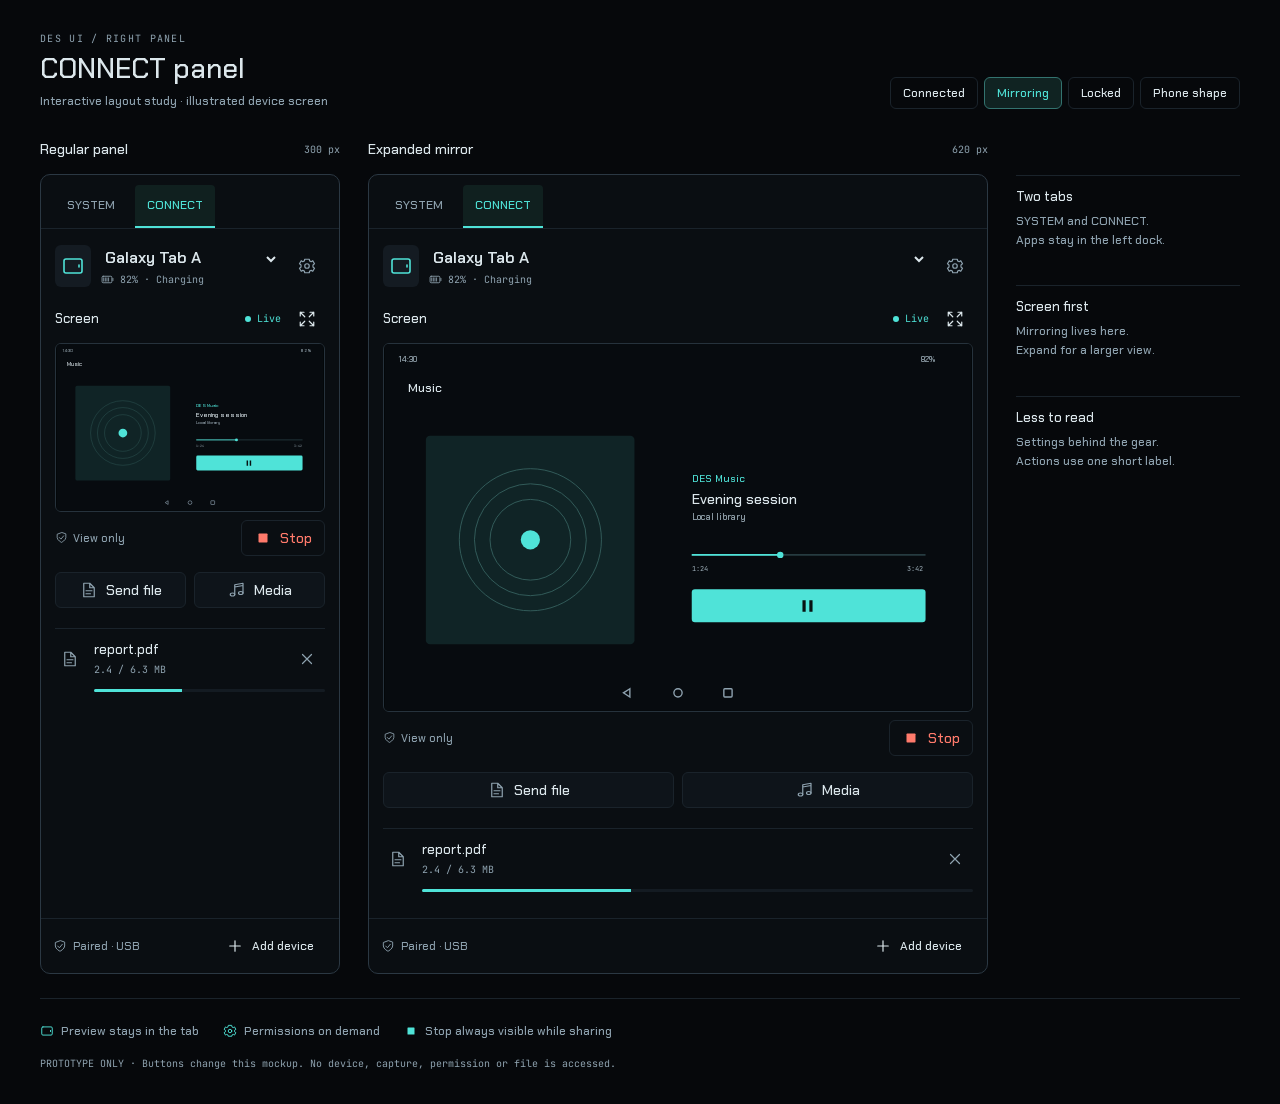
<file: docs/prototypes/connect-panel/index.html>
<!doctype html>
<html lang="en">
<head>
<meta charset="utf-8">
<meta name="viewport" content="width=device-width, initial-scale=1">
<title>DES UI — CONNECT layout study</title>
<style>
@font-face{font-family:Chakra;src:url('../../../shell/assets/fonts/ChakraPetch-Medium.ttf')}@font-face{font-family:Chakra;src:url('../../../shell/assets/fonts/ChakraPetch-SemiBold.ttf');font-weight:600}@font-face{font-family:JetBrains;src:url('../../../shell/assets/fonts/JetBrainsMono.ttf')}
/* Proposal only. Palette/type/radii follow DESIGN.md, ui.rs and themes/signal.json. */
:root{color-scheme:dark;--ground:#06080b;--panel:#0a0e12;--track:#141b22;--line:#1a232b;--ink:#dce7ec;--muted:#8fa3b0;--accent:#4fe3d8;--danger:#ff7a6b;--control:36px;--radius:6px}
*{box-sizing:border-box}body{margin:0;background:var(--ground);color:var(--ink);font:14px Chakra,sans-serif}button,select,input{font:inherit}button,select{cursor:pointer}button{border:1px solid var(--line);background:transparent;color:var(--ink);border-radius:var(--radius);min-height:var(--control);padding:0 12px;display:inline-flex;align-items:center;justify-content:center;gap:8px}button:hover{background:var(--track);border-color:#43525e}button:active{background:#202b34}button:focus-visible,select:focus-visible,input:focus-visible{outline:2px solid var(--accent);outline-offset:3px}button:disabled{opacity:.4;cursor:not-allowed}button:disabled:hover{background:transparent;border-color:var(--line)}.icon{width:18px;height:18px;stroke:currentColor;fill:none;stroke-width:1.6;stroke-linecap:round;stroke-linejoin:round;flex:none}.icon-button{padding:0;width:36px;min-width:36px}.muted{color:var(--muted)}.mono{font-family:JetBrains,monospace}.primary{background:var(--accent);border-color:var(--accent);color:var(--ground);font-weight:600}.primary:hover{background:#7beae2;border-color:#7beae2}.ghost{border-color:transparent}.stop{color:var(--danger)}.dot{width:6px;height:6px;border-radius:50%;background:var(--accent);display:inline-block;flex:none}.badge{display:inline-flex;align-items:center;gap:6px;color:var(--accent);font:10px JetBrains,monospace}
*{scrollbar-color:#43525e var(--panel);scrollbar-width:thin}::-webkit-scrollbar{width:7px;height:7px}::-webkit-scrollbar-track{background:var(--panel)}::-webkit-scrollbar-thumb{background:#43525e;border:2px solid var(--panel);border-radius:6px}::-webkit-scrollbar-thumb:hover{background:var(--muted)}
.page{max-width:1336px;margin:auto;padding:32px 40px 24px}.board-header{display:flex;justify-content:space-between;align-items:flex-end;gap:24px;margin-bottom:28px}.eyebrow{font:10px JetBrains,monospace;letter-spacing:.13em;color:var(--muted);margin:0 0 9px}h1{font-weight:500;font-size:28px;line-height:1.1;margin:0 0 8px}.board-note{font-size:12px;color:var(--muted);margin:0}.demo-controls{display:flex;gap:6px;flex-wrap:wrap}.demo-controls button{min-height:32px;font-size:12px}.demo-controls button[aria-pressed=true]{color:var(--accent);border-color:#33736f;background:#102322}.compare{display:grid;grid-template-columns:300px minmax(400px,620px) minmax(120px,1fr);gap:28px;align-items:start}.study{min-width:0}.study-caption{display:flex;align-items:center;justify-content:space-between;margin:0 0 12px;min-height:25px;font-size:14px}.size{font:10px JetBrains,monospace;color:var(--muted)}.panel{height:800px;background:var(--panel);border:1px solid #2b3843;border-radius:10px;display:flex;flex-direction:column;overflow:hidden}.tabs{display:flex;gap:8px;padding:10px 14px 0;min-height:54px;border-bottom:1px solid var(--line)}.tabs button{border:0;border-radius:4px 4px 0 0;padding:0 12px;min-height:42px;font-size:12px;color:var(--muted);border-bottom:2px solid transparent}.tabs button[aria-selected=true]{color:var(--accent);border-bottom-color:var(--accent);background:#10201f}.body{padding:16px 14px;overflow:auto;min-height:0;flex:1}.device{display:flex;gap:10px;align-items:center;margin-bottom:14px}.device-glyph{width:36px;height:42px;background:var(--track);display:grid;place-items:center;border-radius:6px;color:var(--accent)}.device-glyph .icon{width:24px;height:24px}.device-name{min-width:0;flex:1}.device-name select{width:100%;background:transparent;color:var(--ink);border:0;padding:0 0 4px;min-height:28px;font-size:16px;font-weight:600}.device-name option{background:var(--panel);font-size:14px}.device-meta{display:flex;gap:6px;align-items:center;font:10px JetBrains,monospace;color:var(--muted)}.device-meta .icon{width:13px;height:13px}.device .icon-button{color:var(--muted)}.section-top{display:flex;align-items:center;justify-content:space-between;min-height:30px;margin-bottom:6px}.section-top h2{font-size:13px;font-weight:500;margin:0}.section-top .icon-button{min-height:36px;height:36px;width:36px;min-width:36px}.section-top-right{display:flex;gap:8px;align-items:center}.screen{aspect-ratio:16/10;background:#030506;border:1px solid #26323c;border-radius:6px;overflow:hidden;display:grid;place-items:center;position:relative}.screen svg.tablet-screen{display:block;width:100%;height:100%}.screen.phone{aspect-ratio:9/16;height:360px;width:min(100%,202.5px);margin-inline:auto}.screen.phone svg.tablet-screen{width:100%;height:100%}.screen-overlay{position:absolute;inset:0;display:flex;flex-direction:column;justify-content:center;align-items:center;gap:12px;color:var(--muted);background:var(--ground)}.screen-overlay .icon{width:30px;height:30px}.screen-overlay span{font-size:13px}.mirror-toolbar{display:flex;align-items:center;justify-content:space-between;gap:8px;margin-top:8px}.view-mode{display:flex;align-items:center;gap:5px;color:var(--muted);font-size:11px}.view-mode .icon{width:13px;height:13px}.mirror-toolbar button{min-height:var(--control)}.quick-actions{display:grid;grid-template-columns:1fr 1fr;gap:8px;margin-top:16px}.quick-actions button{height:36px;gap:8px;background:#0e141a}.quick-actions button:hover{background:var(--track)}.quick-actions .icon{color:var(--muted)}.transfer{margin-top:20px;border-top:1px solid var(--line);padding-top:12px}.small-heading{margin:0 0 12px;color:var(--muted);font-size:12px}.transfer-row{display:flex;align-items:center;gap:9px}.file-glyph{height:32px;width:30px;display:grid;place-items:center;color:var(--muted)}.file-info{min-width:0;flex:1}.file-name{font-size:13px;overflow:hidden;text-overflow:ellipsis;white-space:nowrap}.file-status{color:var(--muted);font:10px JetBrains,monospace;margin-top:5px}.transfer-row .icon-button{min-height:36px;width:36px;min-width:36px;color:var(--muted)}.progress{height:3px;background:var(--track);margin:12px 0 0 39px;border-radius:3px;overflow:hidden}.progress span{display:block;width:38%;height:100%;background:var(--accent)}.footer{display:flex;align-items:center;justify-content:space-between;padding:9px 12px;border-top:1px solid var(--line);min-height:54px}.footer .paired{font-size:11px;color:var(--muted);display:flex;align-items:center;gap:6px}.footer .paired .icon{width:14px;height:14px}.footer button{min-height:var(--control);font-size:12px}.idle-mirror{height:178px;border:1px dashed #30404d;border-radius:6px;display:flex;flex-direction:column;gap:15px;align-items:center;justify-content:center}.idle-mirror>.icon{color:var(--muted);width:34px;height:34px}.idle-mirror button{min-width:172px}.local-notice{font-size:11px;color:var(--accent);margin:14px 0 0;min-height:16px}.notes{padding-top:38px;display:flex;flex-direction:column;gap:35px}.note{border-top:1px solid var(--line);padding-top:12px}.note strong{display:block;font-size:13px;font-weight:500;margin-bottom:7px}.note p{font-size:12px;color:var(--muted);line-height:1.6;margin:0}.keyline{display:flex;flex-wrap:wrap;gap:12px 24px;padding-top:24px;margin-top:24px;border-top:1px solid var(--line);font-size:12px;color:var(--muted)}.keyline span{display:flex;align-items:center;gap:7px}.keyline .icon{width:14px;height:14px;color:var(--accent)}.preview-warning{font:10px JetBrains,monospace;color:var(--muted);margin-top:18px}.back-compare{display:none}.compare.focus-mode{display:flex;justify-content:center}.compare.focus-mode .study{display:none}.compare.focus-mode .study.focused{display:block;width:min(720px,100%)}.compare.focus-mode .notes{display:none}.compare.focus-mode .panel{height:820px}.back-compare.visible{display:inline-flex}.system-demo{padding:12px 0}.system-demo h2{font-size:16px}.system-demo label{display:flex;align-items:center;justify-content:space-between;margin:22px 0;gap:12px}.system-demo input[type=range]{width:65%;accent-color:var(--accent)}
dialog{background:var(--panel);color:var(--ink);border:1px solid #364650;border-radius:10px;padding:22px;width:min(350px,calc(100vw - 32px))}dialog::backdrop{background:#020405a6}dialog h2{font-size:18px;font-weight:500;margin:0 0 18px}dialog label{display:flex;align-items:center;justify-content:space-between;margin:18px 0;font-size:14px}dialog input{accent-color:var(--accent);height:18px;width:18px}dialog .dialog-actions{display:flex;justify-content:flex-end;gap:8px;margin-top:25px}dialog .caption{font-size:11px;color:var(--muted)}
@media(max-width:1200px){.compare{grid-template-columns:300px minmax(360px,1fr)}.notes{grid-column:1/-1;flex-direction:row;padding:0;gap:24px}.note{flex:1}.page{padding:24px}}@media(max-width:760px){.board-header{align-items:flex-start;flex-direction:column}.compare{display:flex;flex-direction:column;align-items:center}.study{width:min(100%,560px)}.panel{height:772px}.notes{width:100%;flex-wrap:wrap}.note{min-width:130px}.page{padding:20px 14px}.keyline{gap:14px}.compare.focus-mode .study.focused{width:100%}}@media(prefers-reduced-motion:reduce){*{scroll-behavior:auto;transition:none!important}}
</style>
</head>
<body>
<svg width="0" height="0" style="position:absolute" aria-hidden="true"><defs>
<symbol id="i-tablet" viewBox="0 0 24 24"><rect x="3" y="5" width="18" height="14" rx="2"/><path d="M18 11v2"/></symbol>
<symbol id="i-gear" viewBox="0 0 24 24"><path d="m9 3-.6 2.3-2 .9L4.3 5 2 9l2 1.5v3L2 15l2.3 4 2.1-1.2 2 .9L9 21h6l.6-2.3 2-.9 2.1 1.2 2.3-4-2-1.5v-3L22 9l-2.3-4-2.1 1.2-2-.9L15 3Z"/><circle cx="12" cy="12" r="3"/></symbol>
<symbol id="i-expand" viewBox="0 0 24 24"><path d="M8 3H3v5m13-5h5v5M3 16v5h5m13-5v5h-5M3 3l6 6m12-6-6 6M3 21l6-6m12 6-6-6"/></symbol>
<symbol id="i-stop" viewBox="0 0 24 24"><rect x="6" y="6" width="12" height="12" rx="1" fill="currentColor" stroke="none"/></symbol>
<symbol id="i-file" viewBox="0 0 24 24"><path d="M13 3H5v18h14V9Z M13 3v6h6M8 13h8m-8 4h6"/></symbol>
<symbol id="i-music" viewBox="0 0 24 24"><path d="M9 18V5l11-2v13M9 8l11-2"/><ellipse cx="6" cy="18" rx="3" ry="2"/><ellipse cx="17" cy="16" rx="3" ry="2"/></symbol>
<symbol id="i-lock" viewBox="0 0 24 24"><rect x="5" y="10" width="14" height="11" rx="2"/><path d="M8 10V7a4 4 0 0 1 8 0v3m-4 4v3"/></symbol>
<symbol id="i-plus" viewBox="0 0 24 24"><path d="M12 5v14M5 12h14"/></symbol>
<symbol id="i-close" viewBox="0 0 24 24"><path d="m6 6 12 12M18 6 6 18"/></symbol>
<symbol id="i-shield" viewBox="0 0 24 24"><path d="M12 3 4 6v6c0 5 8 9 8 9s8-4 8-9V6Z m-4 9 3 3 5-6"/></symbol>
<symbol id="i-battery" viewBox="0 0 24 24"><rect x="2" y="6" width="18" height="12" rx="2"/><path d="M22 10v4M5 9v6m3-6v6m3-6v6m3-6v6"/></symbol>
<symbol id="i-more" viewBox="0 0 24 24"><circle cx="5" cy="12" r="1"/><circle cx="12" cy="12" r="1"/><circle cx="19" cy="12" r="1"/></symbol>
</defs></svg>
<main class="page">
 <header class="board-header"><div><p class="eyebrow">DES UI / RIGHT PANEL</p><h1>CONNECT panel</h1><p class="board-note">Interactive layout study · illustrated device screen</p></div><div class="demo-controls" aria-label="Mockup states"><button data-mode="ready" onclick="setMode('ready')" aria-pressed="false">Connected</button><button data-mode="mirror" onclick="setMode('mirror')" aria-pressed="true">Mirroring</button><button data-mode="locked" onclick="setMode('locked')" aria-pressed="false">Locked</button><button id="ratio" onclick="toggleShape()" aria-pressed="false">Phone shape</button><button id="back" onclick="backToComparison()" class="back-compare">Back to comparison</button></div></header>
 <div id="compare" class="compare"><section id="compact" class="study" aria-label="Compact panel concept"></section><section id="wide" class="study" aria-label="Expanded panel concept"></section><aside class="notes"><div class="note"><strong>Two tabs</strong><p>SYSTEM and CONNECT.<br>Apps stay in the left dock.</p></div><div class="note"><strong>Screen first</strong><p>Mirroring lives here.<br>Expand for a larger view.</p></div><div class="note"><strong>Less to read</strong><p>Settings behind the gear.<br>Actions use one short label.</p></div></aside></div>
 <footer class="keyline"><span><svg class="icon"><use href="#i-tablet"/></svg>Preview stays in the tab</span><span><svg class="icon"><use href="#i-gear"/></svg>Permissions on demand</span><span><svg class="icon"><use href="#i-stop"/></svg>Stop always visible while sharing</span></footer><p class="preview-warning">PROTOTYPE ONLY · Buttons change this mockup. No device, capture, permission or file is accessed.</p>
</main>
<dialog id="settings" aria-labelledby="settings-title"><h2 id="settings-title">Device settings</h2><p class="caption">Layout preview · changes stay in this mockup</p><label>File sharing<input id="perm-files" type="checkbox"></label><label>Media controls<input id="perm-media" type="checkbox"></label><label>System volume<input id="perm-volume" type="checkbox"></label><div class="dialog-actions"><button id="settings-cancel" onclick="closeSettings()">Cancel</button><button id="settings-save" onclick="saveSettings()" class="primary">Save</button></div></dialog>
<script>
const icon=n=>`<svg class="icon" aria-hidden="true"><use href="#i-${n}"/></svg>`;
const states={compact:{mirror:true,tab:'connect',online:true,files:true,media:true,volume:false,transfer:'progress',notice:''},wide:{mirror:true,tab:'connect',online:true,files:true,media:true,volume:false,transfer:'progress',notice:''}};
let locked=false,phone=false,settingsId=null,returnFocus=null;
function phoneScreen(){return `<svg class="tablet-screen" viewBox="0 0 480 853" role="img" aria-label="Illustrated Android phone screen"><rect width="480" height="853" fill="#070b0f"/><g font-family="Chakra,sans-serif" fill="#8fa3b0"><text x="24" y="38" font-size="17">14:30</text><text x="397" y="38" font-size="17">82%</text><text x="24" y="103" fill="#dce7ec" font-size="27">Music</text></g><rect x="52" y="150" width="376" height="376" rx="8" fill="#102426"/><g fill="none" stroke="#35605e" stroke-width="2"><circle cx="240" cy="338" r="145"/><circle cx="240" cy="338" r="108"/><circle cx="240" cy="338" r="70"/></g><circle cx="240" cy="338" r="18" fill="#4fe3d8"/><g font-family="Chakra,sans-serif"><text x="52" y="576" font-size="26" fill="#dce7ec">Evening session</text><text x="52" y="609" font-size="19" fill="#8fa3b0">DES Music</text></g><path d="M52 651h376" stroke="#263b40" stroke-width="4"/><path d="M52 651h150" stroke="#4fe3d8" stroke-width="4"/><circle cx="202" cy="651" r="7" fill="#4fe3d8"/><rect x="52" y="696" width="376" height="66" rx="7" fill="#4fe3d8"/><path d="M234 717v25m14-25v25" stroke="#071212" stroke-width="6"/><g fill="none" stroke="#8fa3b0" stroke-width="3"><path d="m150 811-12 8 12 8Z"/><circle cx="240" cy="819" r="8"/><rect x="322" y="811" width="16" height="16" rx="2"/></g></svg>`}
function tabletScreen(){if(phone)return phoneScreen();return `<svg class="tablet-screen" viewBox="0 0 1280 800" aria-label="Illustrated Android music screen" role="img"><rect width="1280" height="800" fill="#070b0f"/><g fill="#9daeb8" font-family="Chakra,sans-serif"><text x="32" y="40" font-size="18">14:30</text><text x="1170" y="40" font-size="18">82%</text><text x="50" y="105" font-size="27" fill="#dce7ec">Music</text><text x="670" y="300" font-size="22" fill="#4fe3d8">DES Music</text><text x="670" y="350" font-size="31" fill="#dce7ec">Evening session</text><text x="670" y="385" font-size="20">Local library</text></g><rect x="90" y="200" width="455" height="455" rx="9" fill="#102426"/><g fill="none" stroke="#35605e" stroke-width="2"><circle cx="318" cy="427" r="155"/><circle cx="318" cy="427" r="122"/><circle cx="318" cy="427" r="88"/></g><circle cx="318" cy="427" r="21" fill="#4fe3d8"/><path d="M670 460h510" stroke="#263b40" stroke-width="4"/><path d="M670 460h193" stroke="#4fe3d8" stroke-width="4"/><circle cx="863" cy="460" r="7" fill="#4fe3d8"/><g fill="#9daeb8" font-family="JetBrains,monospace" font-size="15"><text x="670" y="496">1:24</text><text x="1140" y="496">3:42</text></g><rect x="670" y="535" width="510" height="72" rx="7" fill="#4fe3d8"/><path d="M915 559v25m15-25v25" stroke="#071212" stroke-width="7"/><g fill="none" stroke="#8fa3b0" stroke-width="3"><path d="m535 752-14 9 14 9Z"/><circle cx="640" cy="761" r="9"/><rect x="740" y="752" width="18" height="18" rx="2"/></g></svg>`}
function transfer(s){const status=s.transfer==='progress'?'2.4 / 6.3 MB':s.transfer==='sent'?'Sent':s.transfer==='cancelled'?'Cancelled':'Ready';return `<section class="transfer" aria-label="Example file transfer"><div class="transfer-row"><div class="file-glyph">${icon('file')}</div><div class="file-info"><div class="file-name">report.pdf</div><div class="file-status">${status}</div></div>${s.transfer==='progress'?`<button class="icon-button ghost" data-action="cancel" title="Cancel transfer" aria-label="Cancel report.pdf transfer">${icon('close')}</button>`:''}</div>${s.transfer==='progress'?'<div class="progress" role="progressbar" aria-label="report.pdf transfer" aria-valuenow="38" aria-valuemin="0" aria-valuemax="100"><span></span></div>':''}</section>`}
function mirror(s,id){if(locked)return `<section><div class="section-top"><h2>Screen</h2><span class="size">Stopped</span></div><div class="screen ${phone?'phone':''}"><div class="screen-overlay">${icon('lock')}<span>Session locked</span></div></div></section>`;if(!s.mirror||!s.online)return `<div class="idle-mirror">${icon('tablet')}<button class="primary" data-action="start" ${!s.online?'disabled':''}>${icon('tablet')}Mirror screen</button></div>`;return `<section aria-label="Embedded device mirror"><div class="section-top"><h2>Screen</h2><div class="section-top-right"><span class="badge"><span class="dot"></span>Live</span><button class="icon-button ghost" data-action="expand" title="Expand panel" aria-label="Expand mirror panel">${icon('expand')}</button></div></div><div class="screen ${phone?'phone':''}">${tabletScreen()}</div><div class="mirror-toolbar"><span class="view-mode">${icon('shield')}View only</span><button class="stop" data-action="stop">${icon('stop')}Stop</button></div></section>`}
function render(id){const s=states[id],host=document.getElementById(id);host.innerHTML=`<div class="study-caption"><span>${id==='compact'?'Regular panel':'Expanded mirror'}</span><span class="size">${id==='compact'?'300 px':'620 px'}</span></div><article class="panel"><div class="tabs" role="tablist" aria-label="Right panel sections"><button role="tab" aria-selected="${s.tab==='system'}" tabindex="${s.tab==='system'?0:-1}" data-action="system">SYSTEM</button><button role="tab" aria-selected="${s.tab==='connect'}" tabindex="${s.tab==='connect'?0:-1}" data-action="connect">CONNECT</button></div><div class="body" role="tabpanel" aria-label="${s.tab==='connect'?'Connect':'System'}">${s.tab==='connect'?`<div class="device"><div class="device-glyph">${icon('tablet')}</div><div class="device-name"><select aria-label="Selected device"><option value="online" ${s.online?'selected':''}>Galaxy Tab A</option><option value="offline" ${!s.online?'selected':''}>Pixel 8 · Offline</option></select><div class="device-meta">${s.online?`${icon('battery')}82% · Charging`:'Offline'}</div></div><button class="icon-button ghost" data-action="settings" title="Device settings" aria-label="Device settings">${icon('gear')}</button></div>${mirror(s,id)}<div class="quick-actions"><button data-action="file" ${!s.online||!s.files||locked?'disabled':''}>${icon('file')}Send file</button><button data-action="media" ${!s.online||!s.media||locked?'disabled':''}>${icon('music')}Media</button></div>${transfer(s)}`:`<div class="system-demo"><h2>Quick settings</h2><label>Volume<input aria-label="Demo volume" type="range" value="50"></label><label>Brightness<input aria-label="Demo brightness" type="range" value="70"></label><p class="muted">System controls remain here.</p></div>`}</div><div class="footer"><span class="paired" role="status" aria-live="polite">${icon('shield')}${s.notice || (s.online?'Paired · USB':'Paired · Offline')}</span>${s.tab==='system'&&s.mirror&&!locked&&s.online?`<button class="stop" data-action="stop">${icon('stop')}Stop mirror</button>`:`<button class="ghost" data-action="add">${icon('plus')}Add device</button>`}</div></article>`;
host.querySelector('select')?.addEventListener('change',e=>{s.online=e.target.value==='online';s.mirror=false;s.notice='';render(id)});
host.querySelectorAll('[data-action]').forEach(b=>b.addEventListener('click',()=>action(id,b.dataset.action,b)));
host.querySelector('.tabs').addEventListener('keydown',e=>{if(!['ArrowLeft','ArrowRight','Home','End'].includes(e.key))return;e.preventDefault();s.tab=e.key==='Home'?'system':e.key==='End'?'connect':s.tab==='system'?'connect':'system';render(id);host.querySelector('[aria-selected=true]').focus()});}
function action(id,a,button){const s=states[id];if(a==='start'){if(!locked&&s.online)s.mirror=true;s.notice=''}else if(a==='stop'){s.mirror=false;s.notice=''}else if(a==='system'||a==='connect'){s.tab=a}else if(a==='cancel'){s.transfer='cancelled'}else if(a==='file'){s.transfer='sent';s.notice='Demo file sent.'}else if(a==='media'){s.notice='Media controls open on request.'}else if(a==='add'){s.notice='Device picker opens here.'}else if(a==='settings'){settingsId=id;returnFocus=button;document.getElementById('perm-files').checked=s.files;document.getElementById('perm-media').checked=s.media;document.getElementById('perm-volume').checked=s.volume;document.getElementById('settings').showModal();return}else if(a==='expand'){document.getElementById('compare').classList.add('focus-mode');document.querySelectorAll('.study').forEach(p=>p.classList.toggle('focused',p.id===id));document.getElementById('back').classList.add('visible');return}render(id)}
function setMode(mode){locked=mode==='locked';for(const s of Object.values(states)){s.mirror=mode==='mirror'&&s.online;s.notice=''}document.querySelectorAll('[data-mode]').forEach(x=>x.setAttribute('aria-pressed',x.dataset.mode===mode));Object.keys(states).forEach(render)}
function toggleShape(){phone=!phone;const button=document.getElementById('ratio');button.setAttribute('aria-pressed',phone);button.textContent=phone?'Tablet shape':'Phone shape';Object.keys(states).forEach(render)}
function backToComparison(){document.getElementById('compare').classList.remove('focus-mode');document.querySelectorAll('.focused').forEach(n=>n.classList.remove('focused'));document.getElementById('back').classList.remove('visible')}
const dialog=document.getElementById('settings');
function closeSettings(){dialog.close()}
function saveSettings(){const s=states[settingsId];s.files=document.getElementById('perm-files').checked;s.media=document.getElementById('perm-media').checked;s.volume=document.getElementById('perm-volume').checked;dialog.close();render(settingsId);document.getElementById(settingsId).querySelector('[data-action=settings]').focus()}
dialog.addEventListener('close',()=>{if(returnFocus?.isConnected)returnFocus.focus()});
Object.keys(states).forEach(render);
</script>
</body>
</html>
</file>
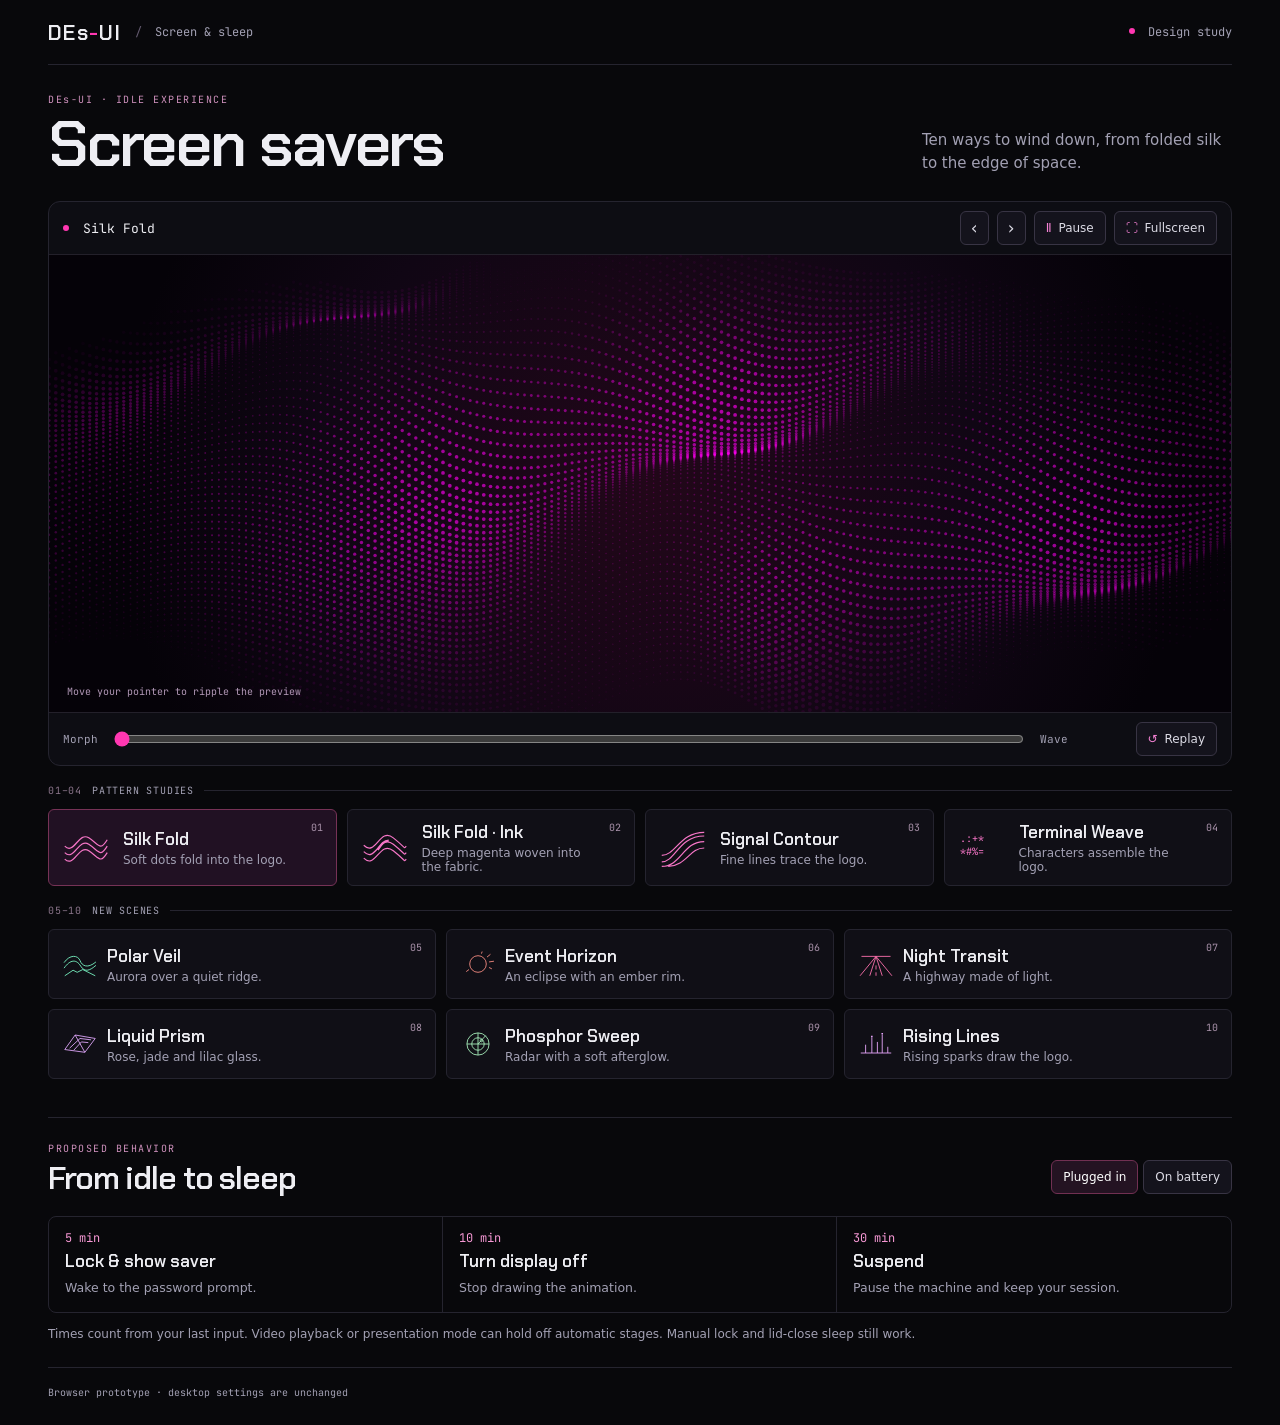
<file: docs/prototypes/idle-saver/index.html>
<!doctype html>
<html lang="en">
<head>
<meta charset="utf-8">
<meta name="viewport" content="width=device-width,initial-scale=1">
<meta name="theme-color" content="#08080b">
<title>DEs-UI · Screen savers</title>
<link rel="stylesheet" href="saver.css">
<script src="scenes.js" defer></script>
<script src="saver.js" defer></script>
</head>
<body>
<main class="page">
  <header class="mast">
    <span class="brand">DEs<span>-</span>UI</span>
    <span class="mast-slash" aria-hidden="true">/</span>
    <span>Screen &amp; sleep</span>
    <span class="edition"><i></i> Design study</span>
  </header>
  <section class="intro" aria-labelledby="title">
    <div><p class="eyebrow">DEs-UI · IDLE EXPERIENCE</p><h1 id="title">Screen savers</h1></div>
    <p>Ten ways to wind down, from folded silk to the edge of space.</p>
  </section>
  <section class="studio" id="studio" aria-label="Interactive screensaver preview">
    <div class="toolbar">
      <span class="preview-label"><i></i> <span id="preview-name">Silk Fold</span></span>
      <div class="tools">
        <button id="previous" type="button" aria-label="Previous screensaver" title="Previous screensaver">‹</button>
        <button id="next" type="button" aria-label="Next screensaver" title="Next screensaver">›</button>
        <button id="pause" type="button" aria-pressed="false"><span aria-hidden="true">Ⅱ</span> <span id="pause-label">Pause</span></button>
        <button id="full" type="button"><span aria-hidden="true">⛶</span> <span id="full-label">Fullscreen</span></button>
      </div>
    </div>
    <div class="screen" id="screen">
      <canvas id="waves" aria-hidden="true"></canvas>
      <p class="sr-only" id="canvas-description">Soft magenta dots move like folded silk and gather into the DEs-UI logo.</p>
      <span class="screen-note" id="motion-note">Move your pointer to ripple the preview</span>
    </div>
    <div class="transport">
      <label id="phase-caption" for="phase">Morph</label>
      <input id="phase" type="range" min="0" max="100" value="0">
      <output id="phase-label" for="phase">Wave</output>
      <button id="replay" type="button"><span aria-hidden="true">↺</span> Replay</button>
    </div>
  </section>
  <p class="group-title">01–04 <span>Pattern studies</span></p>
  <section class="studies" aria-label="Screensaver studies">
    <button class="study" type="button" data-style="silk" aria-pressed="true">
      <svg class="sample" viewBox="0 0 52 40" aria-hidden="true"><path d="M3 25C13 35 18 9 29 16s12 15 20 2M3 18C13 28 18 2 29 9s12 15 20 2M3 32C13 42 18 16 29 23s12 15 20 2"/></svg>
      <span><span class="study-title">Silk Fold</span><span class="study-copy">Soft dots fold into the logo.</span></span><span class="number">01</span>
    </button>
    <button class="study" type="button" data-style="silk-ink" aria-pressed="false">
      <svg class="sample" viewBox="0 0 52 40" aria-hidden="true"><path d="M3 24C16 37 20 4 35 16s11 12 14 9M3 17C16 30 20-3 35 9s11 12 14 9M3 31C16 44 20 11 35 23s11 12 14 9"/><path stroke-width="2.4" d="M18 22c4-6 7-10 12-10"/></svg>
      <span><span class="study-title">Silk Fold · Ink</span><span class="study-copy">Deep magenta woven into the fabric.</span></span><span class="number">02</span>
    </button>
    <button class="study" type="button" data-style="contour" aria-pressed="false">
      <svg class="sample" viewBox="0 0 52 40" aria-hidden="true"><path d="M3 35C18 35 21 7 49 7M3 28C18 28 23 3 49 3M3 40C24 40 26 13 49 13M10 40C30 39 33 20 49 20"/></svg>
      <span><span class="study-title">Signal Contour</span><span class="study-copy">Fine lines trace the logo.</span></span><span class="number">03</span>
    </button>
    <button class="study" type="button" data-style="terminal" aria-pressed="false">
      <svg class="sample terminal" viewBox="0 0 52 40" aria-hidden="true"><text x="2" y="14">.:+*</text><text x="2" y="28">*#%=</text></svg>
      <span><span class="study-title">Terminal Weave</span><span class="study-copy">Characters assemble the logo.</span></span><span class="number">04</span>
    </button>
  </section>
  <p class="group-title">05–10 <span>New scenes</span></p>
  <section class="studies scene-studies" aria-label="New screensaver scenes">
    <button class="study" type="button" data-style="polar-veil" aria-pressed="false">
      <svg class="sample" style="--sample:#76f1c0" viewBox="0 0 52 40" aria-hidden="true"><path d="M3 18C11 6 23 7 26 15s11 12 23 2M3 26c9-13 18-13 24-3s14 6 22-1M4 37l12-8 6 3 8-4 18 9"/></svg>
      <span><span class="study-title">Polar Veil</span><span class="study-copy">Aurora over a quiet ridge.</span></span><span class="number">05</span>
    </button>
    <button class="study" type="button" data-style="event-horizon" aria-pressed="false">
      <svg class="sample" style="--sample:#f38b80" viewBox="0 0 52 40" aria-hidden="true"><circle cx="26" cy="20" r="12"/><path d="M31 5l1-3m7 8 5-4m-2 11 7-1m-7 9 4 2M13 28l-4 3"/></svg>
      <span><span class="study-title">Event Horizon</span><span class="study-copy">An eclipse with an ember rim.</span></span><span class="number">06</span>
    </button>
    <button class="study" type="button" data-style="night-transit" aria-pressed="false">
      <svg class="sample" style="--sample:#fa70ab" viewBox="0 0 52 40" aria-hidden="true"><path d="M26 9 3 37m23-28 23 28M26 9l-9 28m9-28 9 28M5 9h42M26 22v6m0 4v5"/></svg>
      <span><span class="study-title">Night Transit</span><span class="study-copy">A highway made of light.</span></span><span class="number">07</span>
    </button>
    <button class="study" type="button" data-style="liquid-prism" aria-pressed="false">
      <svg class="sample" style="--sample:#dba3f5" viewBox="0 0 52 40" aria-hidden="true"><path d="M4 28 19 7l29 5-15 20-29-4Zm15-21 14 25m-22-6 15-14 16 2m-25 15 11-12 10 1"/></svg>
      <span><span class="study-title">Liquid Prism</span><span class="study-copy">Rose, jade and lilac glass.</span></span><span class="number">08</span>
    </button>
    <button class="study" type="button" data-style="phosphor-sweep" aria-pressed="false">
      <svg class="sample" style="--sample:#a4eab8" viewBox="0 0 52 40" aria-hidden="true"><circle cx="26" cy="20" r="16"/><circle cx="26" cy="20" r="9"/><path d="m26 20 11-12M26 4v32M10 20h32"/><circle cx="31" cy="15" r="1.8"/></svg>
      <span><span class="study-title">Phosphor Sweep</span><span class="study-copy">Radar with a soft afterglow.</span></span><span class="number">09</span>
    </button>
    <button class="study" type="button" data-style="rising-lines" aria-pressed="false">
      <svg class="sample" style="--sample:#e5a4f9" viewBox="0 0 52 40" aria-hidden="true"><path d="M4 33h44M11 33V21m9 12V10m8 23V17m7 16V6m8 27V24"/><path stroke-width="2.3" d="M35 6V4m-15 6V8"/></svg>
      <span><span class="study-title">Rising Lines</span><span class="study-copy">Rising sparks draw the logo.</span></span><span class="number">10</span>
    </button>
  </section>
  <section class="policy" aria-labelledby="policy-title">
    <div class="policy-head">
      <div><p class="eyebrow">PROPOSED BEHAVIOR</p><h2 id="policy-title">From idle to sleep</h2></div>
      <div class="power-toggle" aria-label="Power source">
        <button type="button" data-power="plugged" aria-pressed="true">Plugged in</button>
        <button type="button" data-power="battery" aria-pressed="false">On battery</button>
      </div>
    </div>
    <ol class="timeline">
      <li><span id="lock-time">5 min</span><strong>Lock &amp; show saver</strong><small>Wake to the password prompt.</small></li>
      <li><span id="off-time">10 min</span><strong>Turn display off</strong><small>Stop drawing the animation.</small></li>
      <li><span id="sleep-time">30 min</span><strong>Suspend</strong><small>Pause the machine and keep your session.</small></li>
    </ol>
    <p class="policy-note" id="policy-note">Times count from your last input. Video playback or presentation mode can hold off automatic stages. Manual lock and lid-close sleep still work.</p>
  </section>
  <footer>Browser prototype · desktop settings are unchanged</footer>
</main>
</body>
</html>
</file>
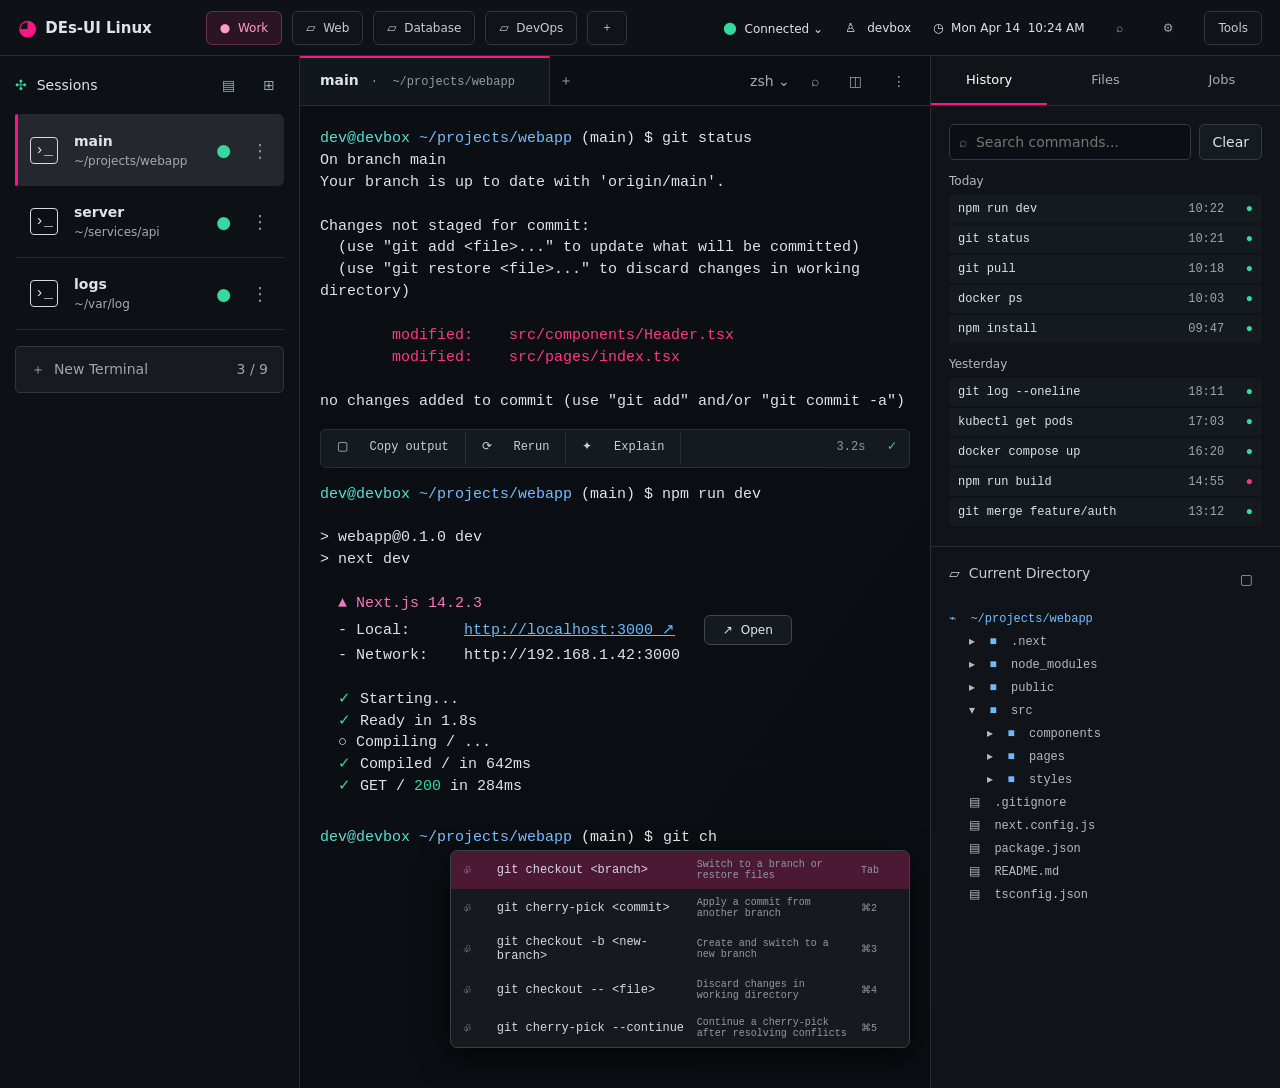
<file: docs/prototypes/terminal-workbench/index.html>
<!doctype html><html lang="en"><head><meta charset="utf-8"><meta name="viewport" content="width=device-width,initial-scale=1"><title>DEs-UI · Terminal workbench</title><style>
:root{color-scheme:dark;--bg:#0b0f13;--panel:#101419;--line:#272d34;--text:#dfe3e8;--muted:#9da5b0;--pink:#fa1683;--green:#35d89e;--blue:#67bcff}*{box-sizing:border-box}body{margin:0;background:var(--bg);color:var(--text);font:14px system-ui,sans-serif}button,input{font:inherit;color:inherit}button{cursor:pointer}button:focus-visible,input:focus-visible,a:focus-visible{outline:2px solid var(--pink);outline-offset:2px}.app{min-height:100vh;display:flex;flex-direction:column}.top{height:56px;display:flex;align-items:center;padding:0 18px;gap:22px;border-bottom:1px solid var(--line);background:#0e1217;white-space:nowrap}.brand{font-weight:700;font-size:15px}.logo{color:var(--pink);font-size:22px;vertical-align:-2px;margin-right:8px}.workspaces{display:flex;gap:10px;margin-left:32px}.top-btn{height:34px;padding:0 13px;border-radius:6px;border:1px solid #30363e;background:#101419;color:#c8cdd3;font-size:12px}.top-btn.active{background:#2c1523;border-color:#66304c;color:#ff9dca}.top-btn:hover,.icon:hover{background:#25212a}.top-meta{margin-left:auto;display:flex;align-items:center;gap:22px;font-size:12px}.online{color:var(--green);font-size:16px}.frame{display:grid;grid-template-columns:300px minmax(420px,1fr) 350px;flex:1;min-height:0}.sidebar{border-right:1px solid var(--line);background:#0d1116;padding:0 15px}.side-title{height:58px;display:flex;align-items:center;gap:10px;font-size:14px}.side-title .spacer{flex:1}.icon{border:0;background:transparent;color:#9ca6b2;border-radius:5px;padding:6px 9px}.leaf{color:var(--green)}.session{position:relative;width:100%;height:72px;border:0;border-bottom:1px solid #252a30;background:transparent;text-align:left;display:flex;align-items:center;gap:16px;padding:0 15px}.session.active{background:#24282e;border-radius:6px;border-bottom:0}.session.active:before{content:"";position:absolute;left:0;top:0;bottom:0;width:3px;border-radius:4px;background:var(--pink)}.term-icon{width:28px;height:27px;border:1.5px solid #d8dce0;border-radius:4px;display:grid;place-items:center;font:15px monospace}.session b{font-size:14px;font-weight:600;display:block}.session small{display:block;font-size:12px;color:#a3aab4;margin-top:5px}.session .status{margin-left:auto;color:var(--green);font-size:17px}.more{color:#9198a1;font-size:18px;margin-left:4px}.new{width:100%;height:47px;border:1px solid #30363e;border-radius:5px;background:#171b20;text-align:left;color:#9ea5ae;padding:0 15px;margin-top:16px}.new span{float:right}.center{min-width:0;display:flex;flex-direction:column;background:linear-gradient(125deg,#0b0f13,#0a0e12)}.center-head{height:50px;border-bottom:1px solid var(--line);display:flex;align-items:stretch}.active-tab{min-width:250px;padding:14px 20px;background:#12171c;border-top:2px solid var(--pink);border-right:1px solid var(--line);font-weight:650}.active-tab small{color:#929aa5;font:12px monospace;margin-left:12px;font-weight:400}.head-spacer{flex:1}.center-actions{display:flex;align-items:center;gap:12px;padding:0 15px;color:#a7aeb6}.terminal{padding:22px 20px 40px;overflow:auto;flex:1;font:15px/1.46 ui-monospace,SFMono-Regular,Consolas,monospace}.terminal pre{font:inherit;white-space:pre-wrap;margin:0}.user{color:#56e1d1}.path{color:#77bdff}.red{color:#ff3979}.prompt{color:#e5e8eb}.muted{color:#9ba2ac}.command-actions{height:39px;display:flex;align-items:center;background:#151a1f;border:1px solid #292f35;border-radius:6px;margin:16px 0}.command-actions button{background:none;border:0;color:#cbd0d5;padding:7px 16px;font-size:12px;border-right:1px solid #292f35}.command-actions button:hover{color:white}.command-actions .duration{margin-left:auto;color:#919aa5;font-size:12px;padding:0 12px}.ok{color:var(--green)}.open-link{border:1px solid #3e4850;background:#151a1f;border-radius:6px;padding:7px 18px;font:12px system-ui;color:#e5e9eb;margin-left:20px}.link{color:var(--blue);text-decoration:underline}.entry{display:flex;align-items:center;margin-top:28px;gap:8px;white-space:nowrap}.entry input{font:inherit;color:var(--text);background:none;border:0;outline:0;flex:1;min-width:30px}.complete{max-width:690px;margin:0 0 0 min(22%,220px);border:1px solid #384047;border-radius:7px;overflow:hidden;background:#161a1f;box-shadow:0 10px 30px #0009}.complete button{width:100%;display:grid;grid-template-columns:24px minmax(190px,1fr) minmax(150px,1.5fr) 36px;gap:10px;align-items:center;text-align:left;padding:8px 12px;border:0;background:none;color:#d5d9dd;font:12px monospace}.complete button:first-child,.complete button:hover{background:#4b1934}.complete small{color:#9299a2}.tools{border-left:1px solid var(--line);background:#101419;min-width:0;overflow:auto}.tool-tabs{height:50px;display:flex;border-bottom:1px solid var(--line)}.tool-tabs button{flex:1;background:none;border:0;border-bottom:2px solid transparent;color:#a4abb4;font-size:13px}.tool-tabs button.active{border-color:var(--pink);color:white}.history{padding:18px}.search{display:flex;gap:8px;margin-bottom:14px}.search input{width:100%;min-width:0;background:#0b0f13;border:1px solid #323a43;border-radius:5px;padding:9px;color:#e1e6e9}.search button{background:#161b20;border:1px solid #323a43;border-radius:5px;padding:0 12px}.section-label{color:#b3bac1;font-size:12px;margin:14px 0 7px}.history-row{display:flex;justify-content:space-between;padding:7px 9px;background:#151a1f;border-radius:4px;margin-bottom:2px;font:12px monospace}.history-row span:last-child{color:#9ca7af}.tree{border-top:1px solid var(--line);padding:18px;color:#c5cbd0}.tree-title{display:flex;justify-content:space-between;margin-bottom:14px}.tree-row{padding:4px 0;font:12px monospace;color:#b2bac4}.folder{color:#71b7fb}.indent{padding-left:20px}.indent2{padding-left:38px}.muted-text{color:#98a1ac}[hidden]{display:none!important}@media(max-width:1100px){.frame{grid-template-columns:215px minmax(330px,1fr) 270px}.top-meta .optional{display:none}.workspaces{margin-left:0}.terminal{font-size:13px}.complete button{grid-template-columns:18px 1fr 1fr 25px}}@media(max-width:760px){.frame{grid-template-columns:minmax(0,1fr)}.sidebar{display:none}.tools{position:fixed;right:0;top:56px;bottom:0;width:min(340px,90vw);box-shadow:-10px 0 30px #0009;z-index:4}.top-meta,.workspaces .extra{display:none}.workspaces{margin-left:auto}.complete{margin-left:0}.complete button{grid-template-columns:1fr 1fr}.complete button small:last-child,.complete button i{display:none}.active-tab{min-width:0}.active-tab small{display:none}}
</style></head><body><main class="app"><header class="top"><div class="brand"><span class="logo">◕</span>DEs-UI Linux</div><div class="workspaces"><button class="top-btn active">● &nbsp;Work</button><button class="top-btn extra">▱ &nbsp;Web</button><button class="top-btn extra">▱ &nbsp;Database</button><button class="top-btn extra">▱ &nbsp;DevOps</button><button class="top-btn extra">＋</button></div><div class="top-meta"><span><span class="online">●</span> &nbsp;Connected ⌄</span><span class="optional">♙ &nbsp; devbox</span><span class="optional">◷ &nbsp;Mon Apr 14 &nbsp;10:24 AM</span><button class="icon" aria-label="Search">⌕</button><button class="icon" aria-label="Settings">⚙</button></div><button class="top-btn" id="toggleTools" aria-expanded="true">Tools</button></header><div class="frame"><aside class="sidebar"><div class="side-title"><span class="leaf">✣</span> Sessions <span class="spacer"></span><button class="icon" aria-label="Session options">▤</button><button class="icon" aria-label="Add session">⊞</button></div><button class="session active" data-name="main" data-path="~/projects/webapp"><span class="term-icon">›_</span><span><b>main</b><small>~/projects/webapp</small></span><span class="status">●</span><span class="more">⋮</span></button><button class="session" data-name="server" data-path="~/services/api"><span class="term-icon">›_</span><span><b>server</b><small>~/services/api</small></span><span class="status">●</span><span class="more">⋮</span></button><button class="session" data-name="logs" data-path="~/var/log"><span class="term-icon">›_</span><span><b>logs</b><small>~/var/log</small></span><span class="status">●</span><span class="more">⋮</span></button><button class="new" id="newSession">＋ &nbsp;New Terminal <span>3 / 9</span></button></aside><section class="center"><div class="center-head"><div class="active-tab"><span id="sessionName">main</span><small id="sessionPath">· &nbsp;~/projects/webapp</small></div><button class="icon" id="newTab" aria-label="New terminal">＋</button><div class="head-spacer"></div><div class="center-actions"><span>zsh ⌄</span><button class="icon" aria-label="Find">⌕</button><button class="icon" aria-label="Split">◫</button><button class="icon" aria-label="More">⋮</button></div></div><div class="terminal"><pre><span class="user">dev@devbox</span> <span class="path">~/projects/webapp</span> (main) <span class="prompt">$</span> git status
On branch main
Your branch is up to date with 'origin/main'.

Changes not staged for commit:
  (use "git add &lt;file&gt;..." to update what will be committed)
  (use "git restore &lt;file&gt;..." to discard changes in working directory)

        <span class="red">modified:    src/components/Header.tsx</span>
        <span class="red">modified:    src/pages/index.tsx</span>

no changes added to commit (use "git add" and/or "git commit -a")</pre><div class="command-actions"><button id="copyOutput">▢ &nbsp; Copy output</button><button id="rerun">⟳ &nbsp; Rerun</button><button id="explain">✦ &nbsp; Explain</button><span class="duration">3.2s &nbsp; <span class="ok">✓</span></span></div><pre><span class="user">dev@devbox</span> <span class="path">~/projects/webapp</span> (main) <span class="prompt">$</span> npm run dev

&gt; webapp@0.1.0 dev
&gt; next dev

  <span style="color:#f179bd">▲ Next.js 14.2.3</span>
  - Local:      <a href="#" class="link" id="localLink">http://localhost:3000 ↗</a> <button class="open-link" id="openPreview">↗ &nbsp;Open</button>
  - Network:    http://192.168.1.42:3000

  <span class="ok">✓</span> Starting...
  <span class="ok">✓</span> Ready in 1.8s
  ○ Compiling / ...
  <span class="ok">✓</span> Compiled / in 642ms
  <span class="ok">✓</span> GET / <span class="ok">200</span> in 284ms</pre><div class="entry"><span><span class="user">dev@devbox</span> <span class="path">~/projects/webapp</span> (main) $</span><input id="input" aria-label="Prototype command" value="git ch" autocomplete="off" spellcheck="false"></div><div class="complete" id="complete"><button data-value="git checkout "><i>♧</i><span>git checkout &lt;branch&gt;</span><small>Switch to a branch or restore files</small><small>Tab</small></button><button data-value="git cherry-pick "><i>♧</i><span>git cherry-pick &lt;commit&gt;</span><small>Apply a commit from another branch</small><small>⌘2</small></button><button data-value="git checkout -b "><i>♧</i><span>git checkout -b &lt;new-branch&gt;</span><small>Create and switch to a new branch</small><small>⌘3</small></button><button data-value="git checkout -- "><i>♧</i><span>git checkout -- &lt;file&gt;</span><small>Discard changes in working directory</small><small>⌘4</small></button><button data-value="git cherry-pick --continue"><i>♧</i><span>git cherry-pick --continue</span><small>Continue a cherry-pick after resolving conflicts</small><small>⌘5</small></button></div></div></section><aside class="tools" id="tools"><div class="tool-tabs" role="tablist"><button class="active" role="tab" aria-selected="true" data-view="history">History</button><button role="tab" aria-selected="false" data-view="files">Files</button><button role="tab" aria-selected="false" data-view="jobs">Jobs</button></div><div class="history" id="history"><div class="search"><input id="historySearch" aria-label="Search commands" placeholder="⌕  Search commands..."><button id="clearSearch">Clear</button></div><div id="historyRows"><div class="section-label">Today</div><div class="history-row" data-command="npm run dev"><span>npm run dev</span><span>10:22 &nbsp; <b class="ok">●</b></span></div><div class="history-row" data-command="git status"><span>git status</span><span>10:21 &nbsp; <b class="ok">●</b></span></div><div class="history-row" data-command="git pull"><span>git pull</span><span>10:18 &nbsp; <b class="ok">●</b></span></div><div class="history-row" data-command="docker ps"><span>docker ps</span><span>10:03 &nbsp; <b class="ok">●</b></span></div><div class="history-row" data-command="npm install"><span>npm install</span><span>09:47 &nbsp; <b class="ok">●</b></span></div><div class="section-label">Yesterday</div><div class="history-row" data-command="git log --oneline"><span>git log --oneline</span><span>18:11 &nbsp; <b class="ok">●</b></span></div><div class="history-row" data-command="kubectl get pods"><span>kubectl get pods</span><span>17:03 &nbsp; <b class="ok">●</b></span></div><div class="history-row" data-command="docker compose up"><span>docker compose up</span><span>16:20 &nbsp; <b class="ok">●</b></span></div><div class="history-row" data-command="npm run build"><span>npm run build</span><span>14:55 &nbsp; <b class="red">●</b></span></div><div class="history-row" data-command="git merge feature/auth"><span>git merge feature/auth</span><span>13:12 &nbsp; <b class="ok">●</b></span></div></div><p id="noHistory" hidden>No matching commands.</p></div><div class="history" id="filesView" hidden><div class="section-label">Files in current directory</div><p class="muted-text">Browse the example project tree below.</p></div><div class="history" id="jobsView" hidden><div class="section-label">Running jobs</div><div class="history-row"><span>npm run dev</span><span class="ok">● running</span></div></div><div class="tree"><div class="tree-title"><span>▱ &nbsp;Current Directory</span><button class="icon" aria-label="Copy path" id="copyPath">▢</button></div><div class="tree-row"><span class="path">⌁ &nbsp;~/projects/webapp</span></div><div class="tree-row indent">▸ &nbsp;<span class="folder">■</span> &nbsp;.next</div><div class="tree-row indent">▸ &nbsp;<span class="folder">■</span> &nbsp;node_modules</div><div class="tree-row indent">▸ &nbsp;<span class="folder">■</span> &nbsp;public</div><div class="tree-row indent">▾ &nbsp;<span class="folder">■</span> &nbsp;src</div><div class="tree-row indent2">▸ &nbsp;<span class="folder">■</span> &nbsp;components</div><div class="tree-row indent2">▸ &nbsp;<span class="folder">■</span> &nbsp;pages</div><div class="tree-row indent2">▸ &nbsp;<span class="folder">■</span> &nbsp;styles</div><div class="tree-row indent">▤ &nbsp;.gitignore</div><div class="tree-row indent">▤ &nbsp;next.config.js</div><div class="tree-row indent">▤ &nbsp;package.json</div><div class="tree-row indent">▤ &nbsp;README.md</div><div class="tree-row indent">▤ &nbsp;tsconfig.json</div></div></aside></div></main><script>
const input=document.querySelector('#input'),complete=document.querySelector('#complete'),tools=document.querySelector('#tools'),toggle=document.querySelector('#toggleTools');document.querySelectorAll('.session').forEach(b=>b.onclick=()=>{document.querySelectorAll('.session').forEach(x=>x.classList.remove('active'));b.classList.add('active');document.querySelector('#sessionName').textContent=b.dataset.name;document.querySelector('#sessionPath').textContent='·  '+b.dataset.path});document.querySelectorAll('[data-value]').forEach(b=>b.onclick=()=>{input.value=b.dataset.value;complete.hidden=true;input.focus()});input.oninput=()=>complete.hidden=!input.value.startsWith('git ch');input.onkeydown=e=>{if(e.key==='Escape')complete.hidden=true;if(e.key==='Tab'&&!complete.hidden){e.preventDefault();input.value='git checkout ';complete.hidden=true}};document.querySelectorAll('[data-view]').forEach(b=>b.onclick=()=>{document.querySelectorAll('[data-view]').forEach(x=>{x.classList.toggle('active',x===b);x.setAttribute('aria-selected',String(x===b))});document.querySelector('#history').hidden=b.dataset.view!=='history';document.querySelector('#filesView').hidden=b.dataset.view!=='files';document.querySelector('#jobsView').hidden=b.dataset.view!=='jobs'});toggle.onclick=()=>{tools.hidden=!tools.hidden;toggle.setAttribute('aria-expanded',String(!tools.hidden))};const search=document.querySelector('#historySearch');function filter(){let count=0;document.querySelectorAll('[data-command]').forEach(r=>{r.hidden=!r.dataset.command.includes(search.value.toLowerCase());if(!r.hidden)count++});document.querySelector('#noHistory').hidden=count>0}search.oninput=filter;document.querySelector('#clearSearch').onclick=()=>{search.value='';filter();search.focus()};function preview(id,text){let b=document.querySelector(id);b.onclick=()=>{let old=b.textContent;b.textContent=text;setTimeout(()=>b.textContent=old,1400)}}preview('#copyOutput','✓ Preview only');preview('#rerun','Preview only');preview('#explain','Preview only');preview('#newSession','Preview only · no terminal opened');preview('#newTab','✓');preview('#copyPath','✓');preview('#openPreview','Preview only');document.querySelector('#localLink').onclick=e=>e.preventDefault();
</script></body></html>
</file>
<file: docs/prototypes/idle-saver/saver.css>
@font-face{font-family:Chakra;src:url(../../../shell/assets/fonts/ChakraPetch-SemiBold.ttf)}
@font-face{font-family:JetBrains;src:url(../../../shell/assets/fonts/JetBrainsMono.ttf)}
:root{color-scheme:dark;--surface:#0d0d13;--ground:#08080b;--line:#25242f;--white:#eeeef3;--muted:#a3a1b4;--accent:#ff37b1;--mono:JetBrains,ui-monospace,monospace;--display:Chakra,system-ui,sans-serif}
*{box-sizing:border-box}body{margin:0;background:var(--ground);color:var(--white);font:15px/1.5 system-ui,sans-serif}button,input{font:inherit}button{cursor:pointer}button:focus-visible,input:focus-visible{outline:2px solid var(--accent);outline-offset:3px}button:hover{border-color:#7c5573}button[aria-pressed=true]{color:#fff;background:#241322;border-color:#713052}
.page{width:min(1320px,calc(100% - 96px));margin:auto}.mast{height:65px;display:flex;align-items:center;gap:13px;border-bottom:1px solid var(--line);color:var(--muted);font:12px var(--mono)}.brand{font:21px var(--display);letter-spacing:.06em;color:var(--white)}.brand span{color:var(--accent)}.mast-slash{color:#655b71}.edition{margin-left:auto}.edition i,.preview-label i{display:inline-block;width:6px;height:6px;border-radius:50%;background:var(--accent);margin-right:6px;vertical-align:2px}.intro{display:flex;justify-content:space-between;align-items:end;gap:25px;padding:28px 0 24px}.eyebrow{margin:0 0 7px;color:#cf91bd;font:10px var(--mono);letter-spacing:.15em}.intro h1,.policy h2{margin:0;font-family:var(--display);font-weight:600;letter-spacing:-.035em;line-height:1}.intro h1{font-size:clamp(38px,5vw,66px)}.intro>p{max-width:310px;color:var(--muted);margin:0 0 3px}
.studio{overflow:hidden;border:1px solid var(--line);border-radius:12px;background:var(--surface)}.toolbar,.transport{display:flex;align-items:center;gap:14px;padding:9px 14px;min-height:51px}.toolbar{justify-content:space-between}.preview-label{font:13px var(--mono)}.tools{display:flex;gap:8px}button{border:1px solid #383444;border-radius:6px;background:#14131c;color:#dcdbe5;padding:5px 11px;min-height:34px}.tools button,.transport button,.power-toggle button{font-size:12px}.tools button span[aria-hidden],.transport button span[aria-hidden]{margin-right:3px;color:#f582d4}
.screen{height:clamp(315px,51vh,680px);min-height:0;position:relative;background:#030205;overflow:hidden;border-block:1px solid #23202a}.screen canvas{display:block;width:100%;height:100%}.screen-note{position:absolute;bottom:14px;left:18px;color:#b298b7;font:10px var(--mono);pointer-events:none}.transport label,.transport output{font:11px var(--mono);color:var(--muted)}.transport output{width:82px}.transport input{accent-color:var(--accent);min-width:0;flex:1}
.studies{display:grid;grid-template-columns:repeat(4,minmax(0,1fr));gap:10px;margin:12px 0 0}.study{display:grid;grid-template-columns:48px minmax(0,1fr) auto;align-items:center;text-align:left;gap:13px;padding:11px 13px;background:#100f16;border-color:var(--line);min-height:70px}.study[aria-pressed=true]{background:#211123;border-color:#763256}.study-title{display:block;font:17px var(--display);color:var(--white)}.study-copy{display:block;font:12px system-ui;color:var(--muted);margin-top:3px}.number{align-self:start;color:#a992aa;font:10px var(--mono)}.sample{width:48px;height:40px;fill:none;stroke:#f575c6;stroke-width:1.3}.sample.terminal{font:11px var(--mono);fill:#f575c6;stroke:none}
.policy{margin:38px 0 18px;border-block:1px solid var(--line);padding:24px 0}.policy-head{display:flex;justify-content:space-between;align-items:end;gap:12px}.policy h2{font-size:32px}.power-toggle{display:flex;gap:5px}.timeline{display:grid;grid-template-columns:repeat(3,1fr);padding:0;list-style:none;margin:22px 0 10px;border:1px solid var(--line);border-radius:8px}.timeline li{padding:13px 16px;border-right:1px solid var(--line)}.timeline li:last-child{border:0}.timeline span{display:block;font:12px var(--mono);color:#f798d5}.timeline strong{display:block;margin:4px 0;font:17px var(--display)}.timeline small,.policy-note,footer{color:var(--muted)}.policy-note{font-size:12px;margin:12px 0 0}footer{font:10px var(--mono);padding-bottom:26px}.sr-only{position:absolute;width:1px;height:1px;clip-path:inset(50%);white-space:nowrap;overflow:hidden}
.studio:fullscreen{display:flex;flex-direction:column;border:0;border-radius:0;background:#030205}.studio:fullscreen .screen{height:auto;flex:1;border:0}.studio:fullscreen .toolbar{position:absolute;top:12px;right:15px;z-index:2;background:#0b0813cc;border:1px solid #3e2639;border-radius:8px;opacity:.9;gap:14px}.studio:fullscreen .transport{display:none}
@media(max-width:850px){.studies{grid-template-columns:repeat(2,minmax(0,1fr))}.page{width:calc(100% - 36px)}.study{gap:7px;padding:10px 8px;grid-template-columns:33px 1fr}.sample{width:33px}.number{display:none}.study-copy{font-size:11px}}
@media(max-width:560px){.mast{height:52px}.edition{display:none}.intro{display:block;padding:20px 0}.intro>p{margin-top:9px}.studies{grid-template-columns:1fr;gap:5px}.study{min-height:51px;padding:5px 10px}.study-copy{display:inline}.study-title{display:inline;margin-right:6px}.timeline{grid-template-columns:1fr}.timeline li{border-right:0;border-bottom:1px solid var(--line)}.policy-head{align-items:start;flex-direction:column}.screen-note{bottom:9px;left:10px}.toolbar,.transport{gap:8px;padding-inline:8px}.transport output{width:55px}}
button:disabled{opacity:.45;cursor:default}
.group-title{display:flex;align-items:center;gap:10px;margin:18px 0 0;color:#8a748a;font:10px var(--mono);letter-spacing:.08em}.group-title span{color:var(--muted);text-transform:uppercase}.group-title:after{content:"";height:1px;flex:1;background:var(--line)}
.scene-studies{grid-template-columns:repeat(3,minmax(0,1fr))}.scene-studies .study{grid-template-columns:36px minmax(0,1fr) auto;gap:9px}.scene-studies .sample{width:36px;stroke:var(--sample)}
.tools #previous,.tools #next{min-width:29px;padding-inline:5px;font-size:17px;line-height:1}.preview-label{min-width:0;overflow:hidden;text-overflow:ellipsis;white-space:nowrap}
@media(max-width:1050px){.scene-studies{grid-template-columns:repeat(3,minmax(0,1fr))}}
@media(max-width:720px){.scene-studies{grid-template-columns:repeat(2,minmax(0,1fr))}.scene-studies .study{grid-template-columns:29px minmax(0,1fr)}.scene-studies .sample{width:29px}}
@media(max-width:560px){.scene-studies{grid-template-columns:1fr}.tools{gap:4px}.tools button{padding-inline:6px}.toolbar{gap:5px}.studio:fullscreen .toolbar{left:10px;right:10px}}
</file>
